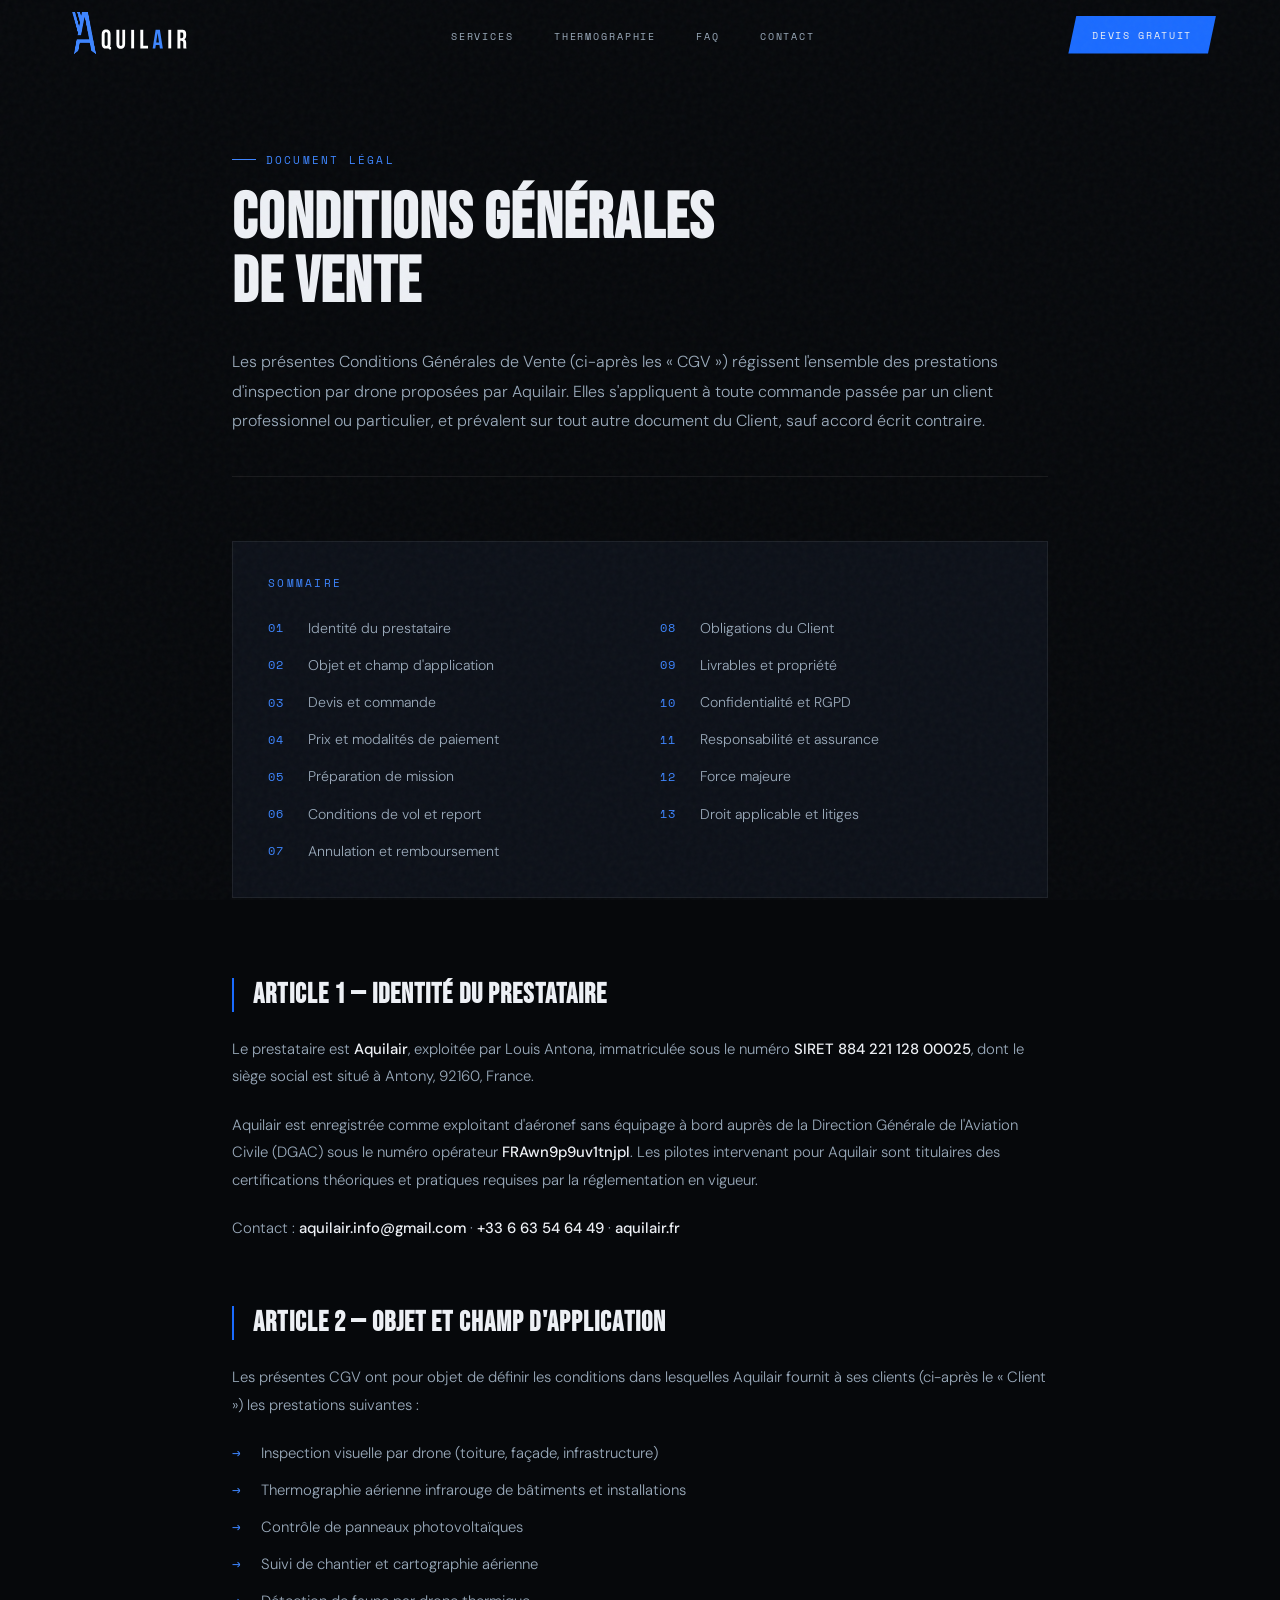
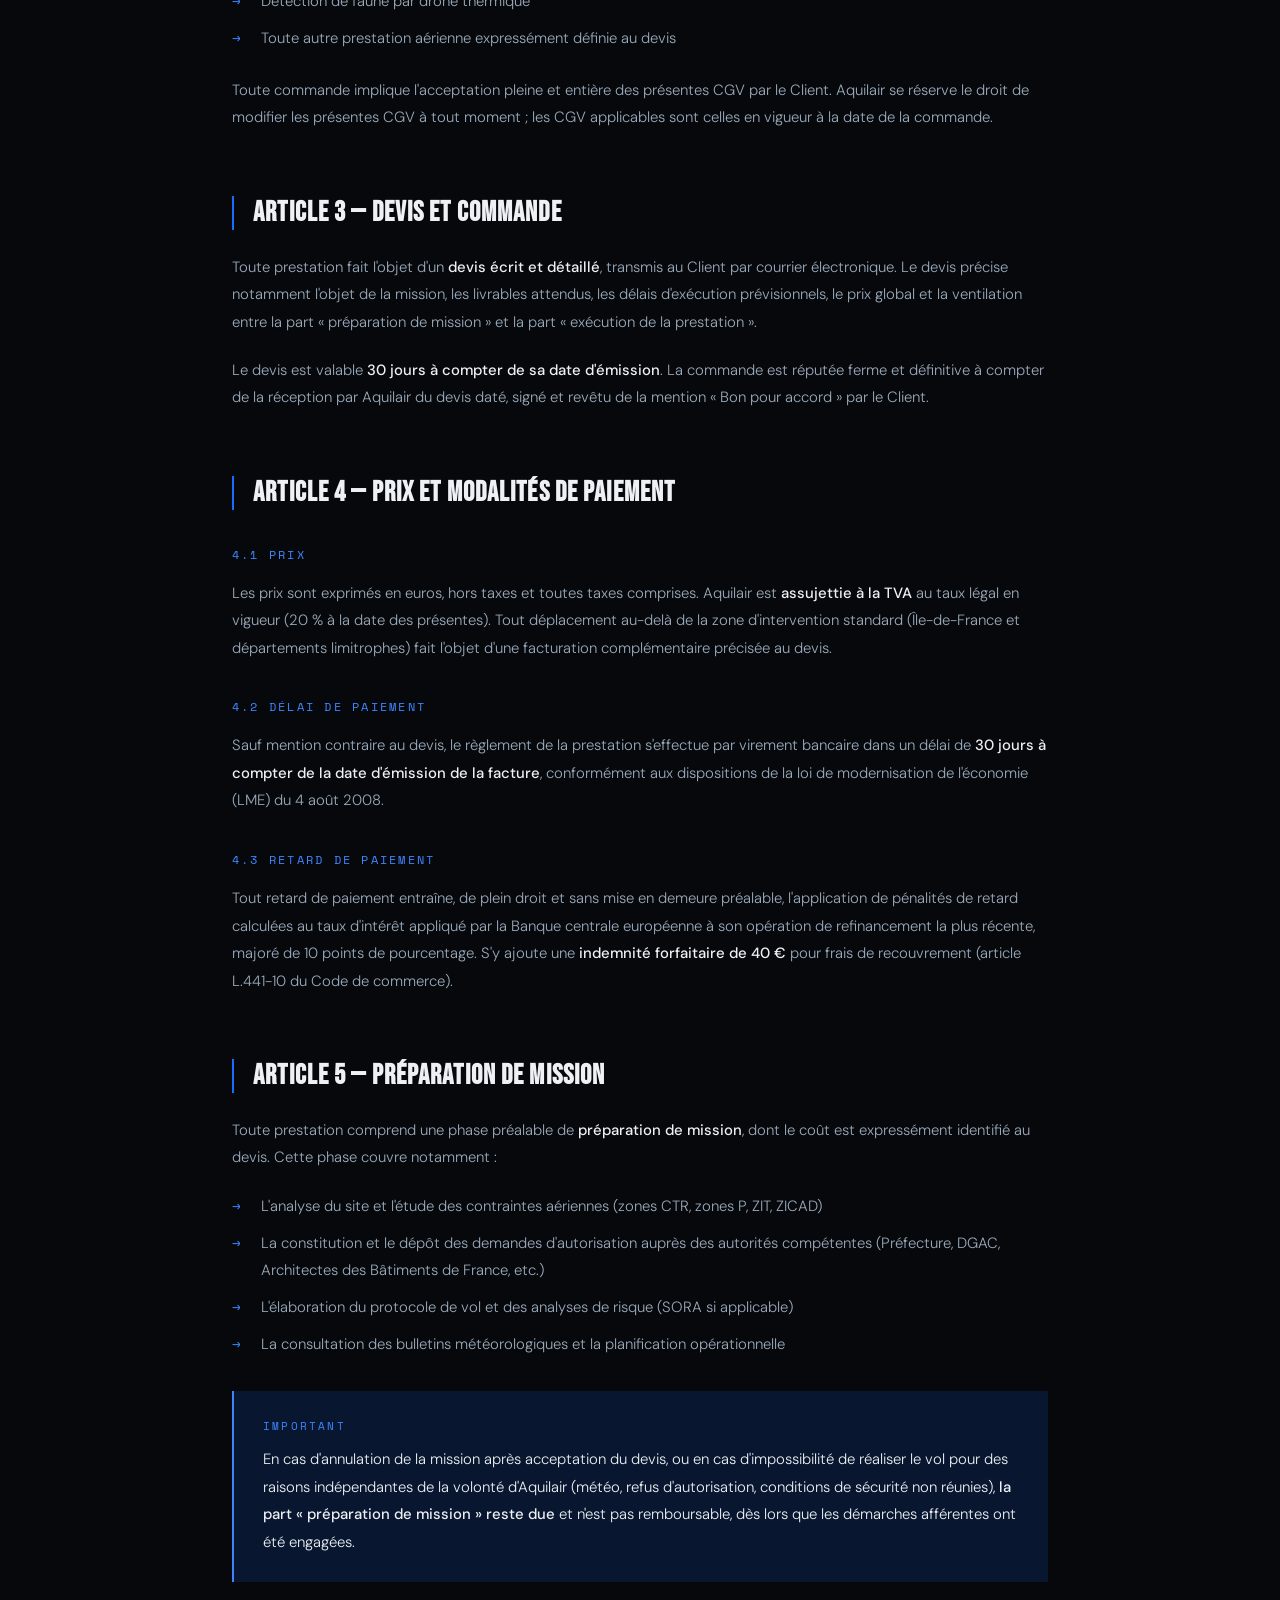
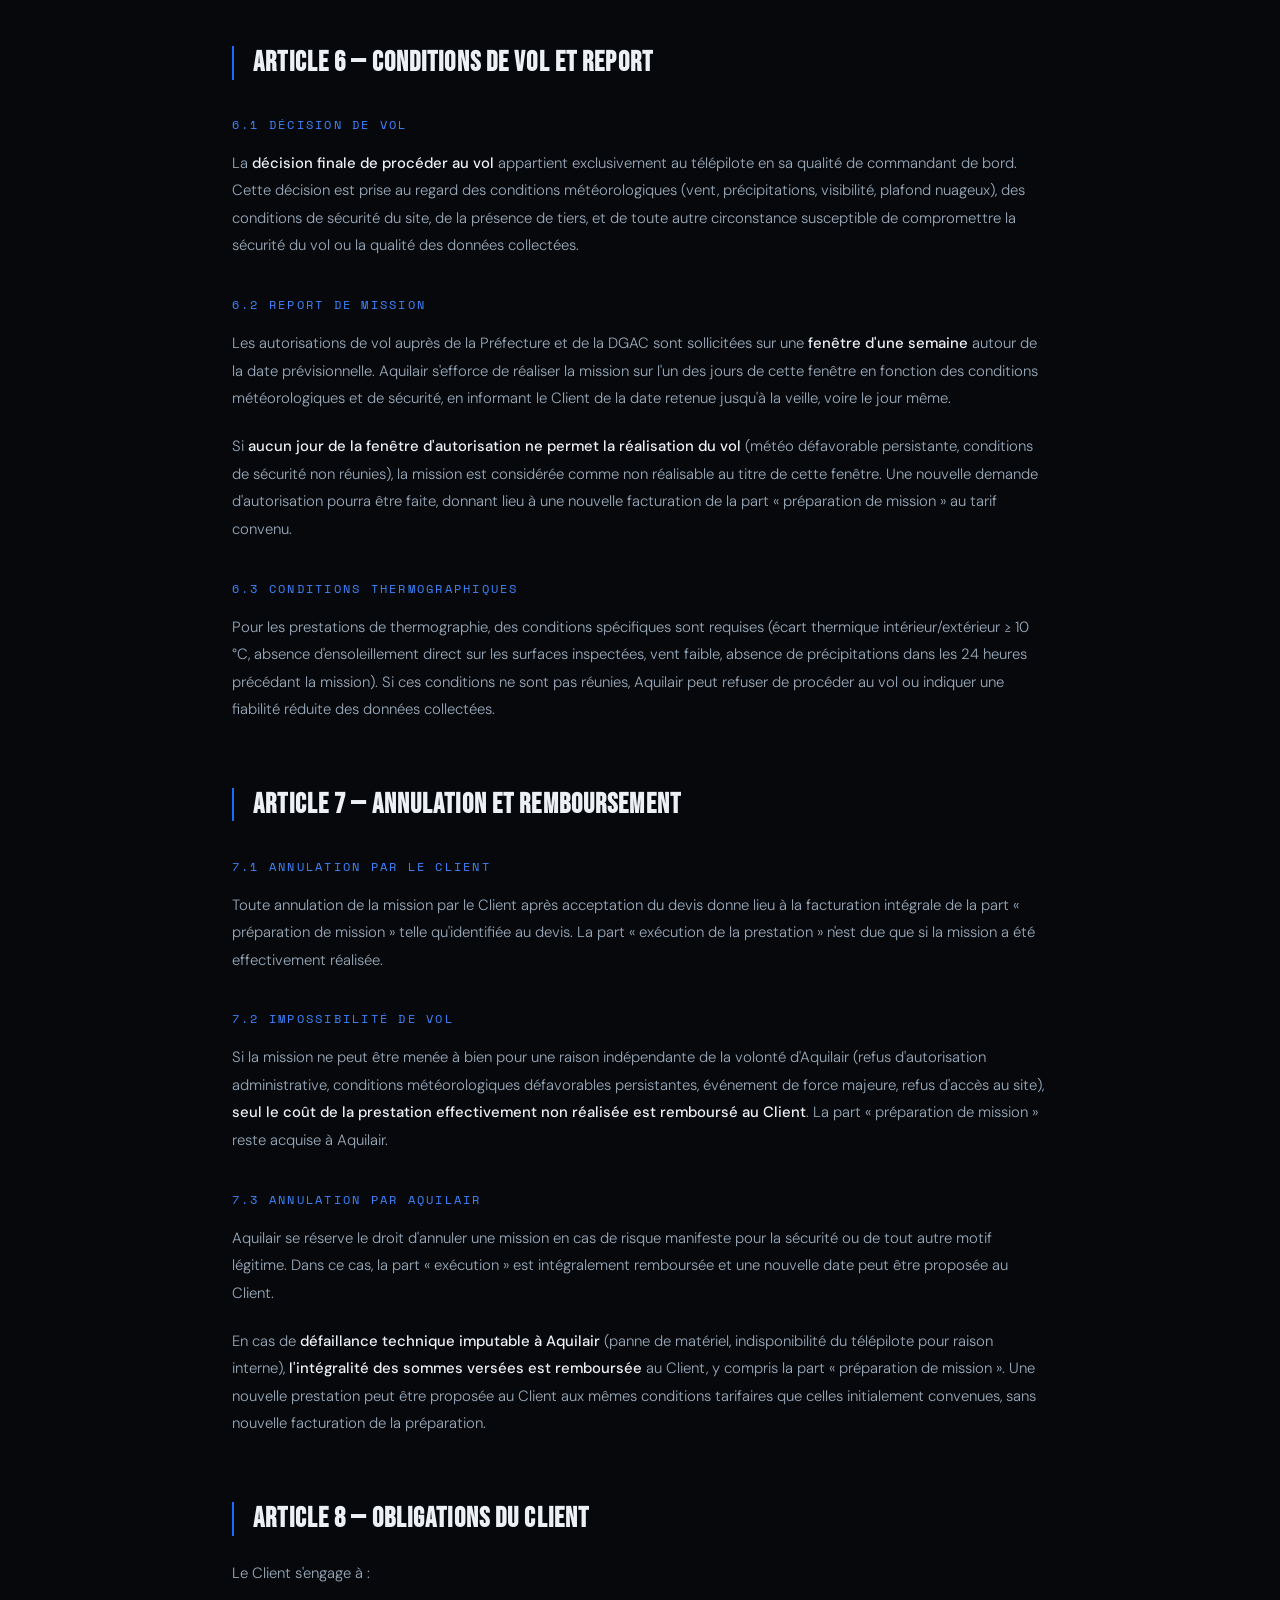
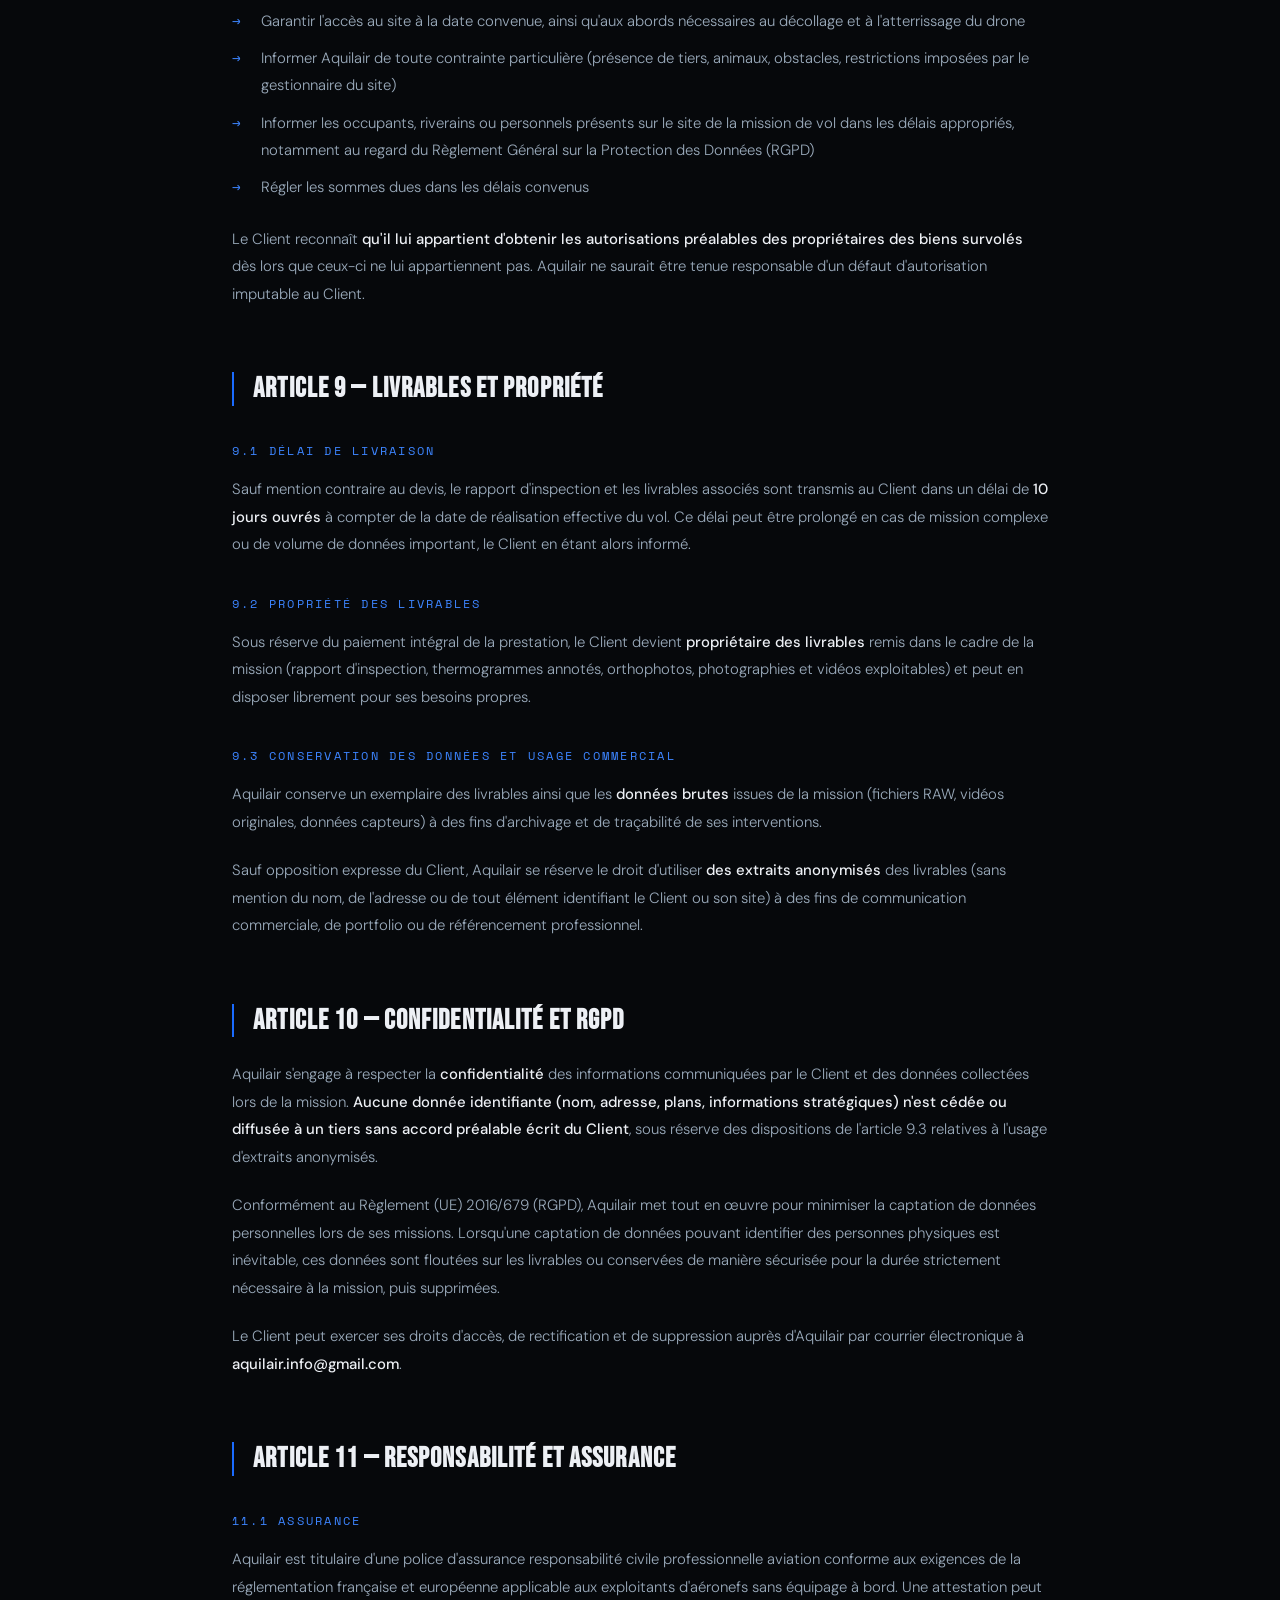
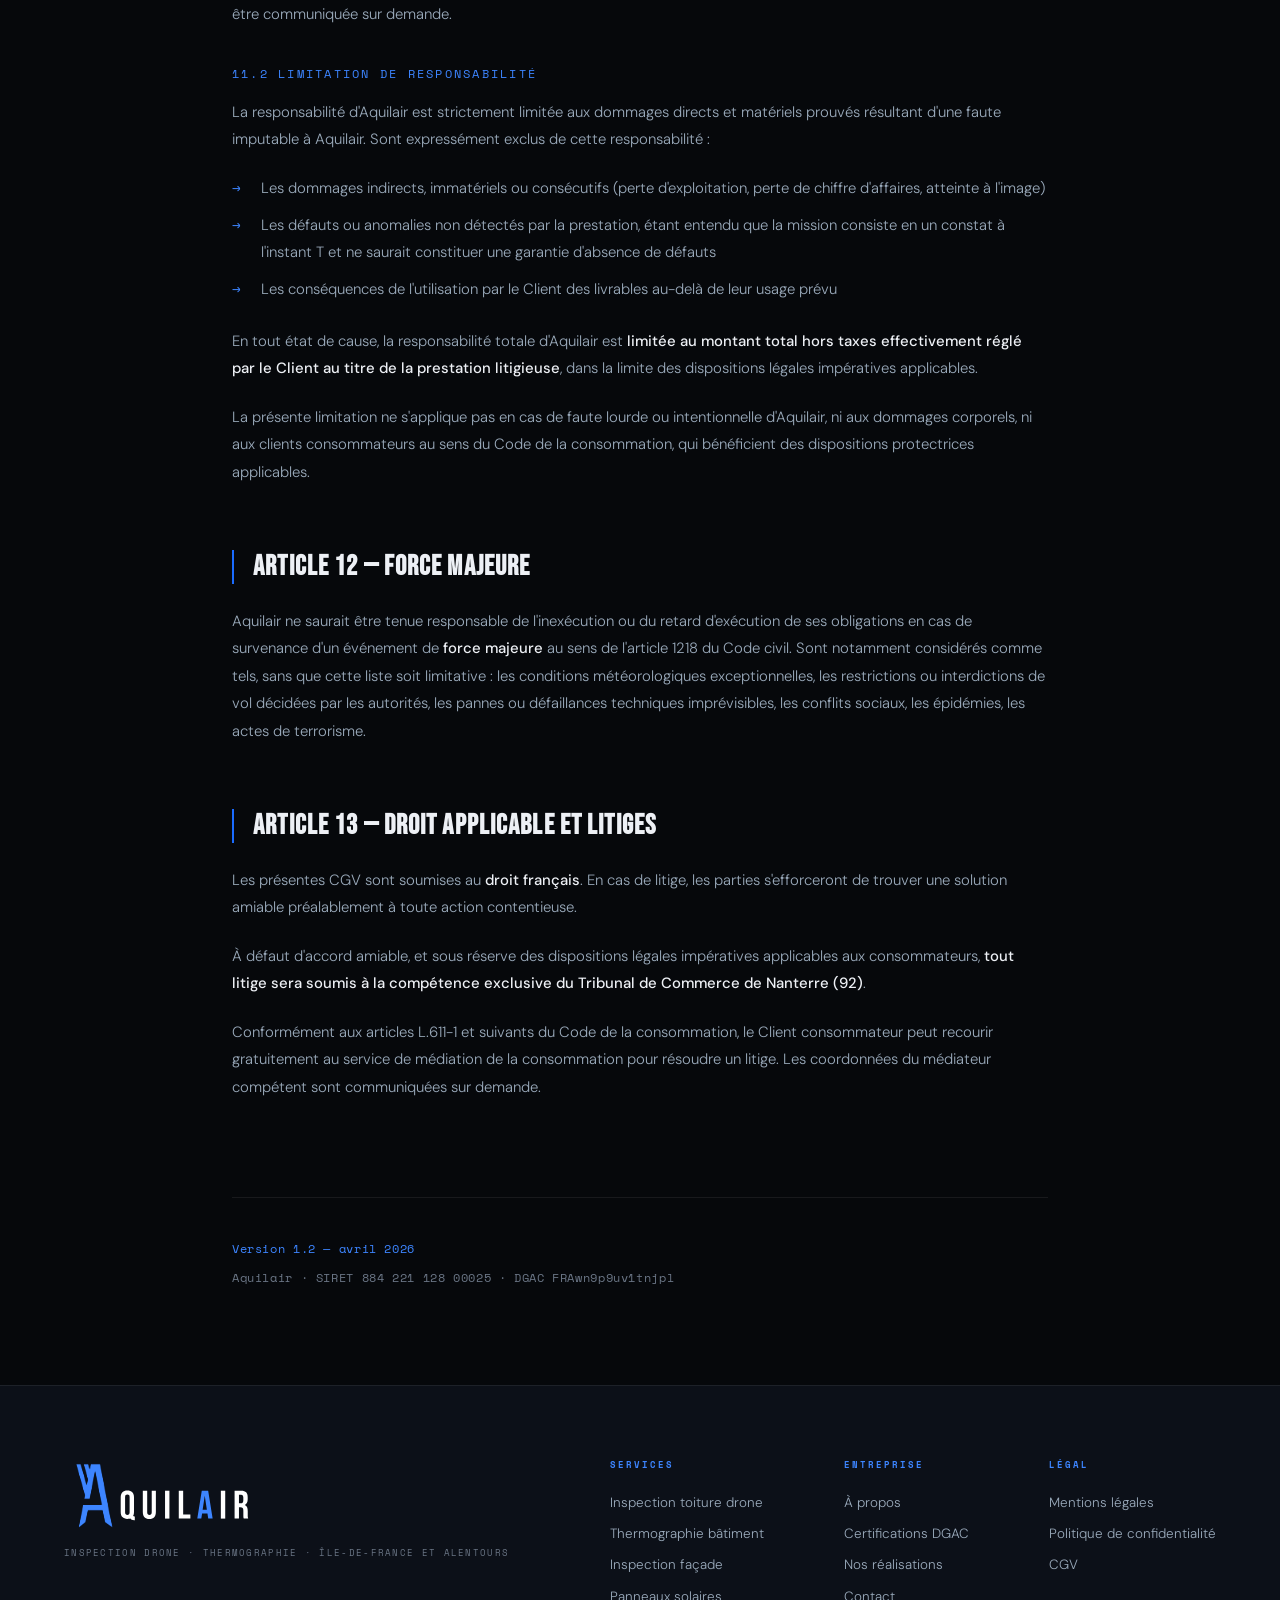
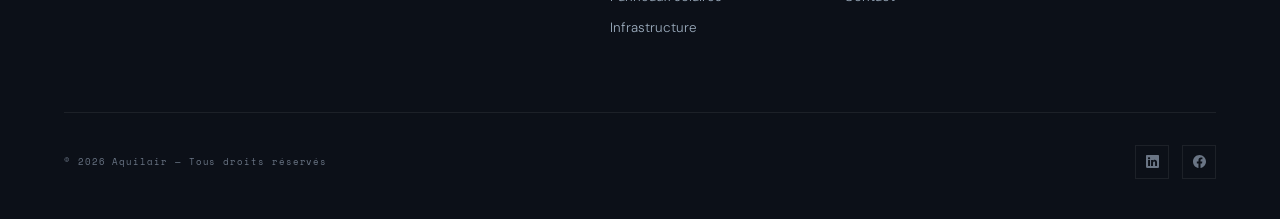
<file: cgv.html>
<!DOCTYPE html>
<html lang="fr">

<head>
  <meta charset="UTF-8">
  <meta name="viewport" content="width=device-width, initial-scale=1.0">
  <title>Conditions Générales de Vente — Aquilair</title>
  <meta name="description"
    content="Conditions générales de vente d'Aquilair, prestations d'inspection par drone et thermographie infrarouge en Île-de-France.">
  <meta name="robots" content="noindex, follow">

  <!-- Favicon -->
  <link rel="icon" href="./assets/ressources/images/favicon.ico" sizes="any">
  <link rel="icon" type="image/png" sizes="32x32" href="./assets/ressources/images/favicon-32x32.png">
  <link rel="icon" type="image/png" sizes="16x16" href="./assets/ressources/images/favicon-16x16.png">
  <link rel="apple-touch-icon" sizes="180x180" href="./assets/ressources/images/apple-touch-icon.png">

  <!-- Stylesheet principal du site -->
  <link rel="stylesheet" href="./assets/css/style.css">

  <!-- Styles spécifiques aux pages légales -->
  <style>
    .legal-page {
      max-width: 880px;
      margin: 0 auto;
      padding: 9rem 2rem 6rem;
    }

    .legal-page .legal-label {
      display: inline-flex;
      align-items: center;
      gap: 0.6rem;
      font-family: var(--font-mono);
      font-size: 0.7rem;
      letter-spacing: 0.2em;
      text-transform: uppercase;
      color: var(--blue-bright);
      margin-bottom: 1.2rem;
    }

    .legal-page .legal-label::before {
      content: '';
      width: 24px;
      height: 1px;
      background: var(--blue-bright);
    }

    .legal-page h1 {
      font-family: var(--font-display);
      font-size: clamp(2.5rem, 5vw, 4rem);
      line-height: 1;
      letter-spacing: 0.02em;
      color: var(--white);
      margin-bottom: 2rem;
    }

    .legal-page .lead {
      color: var(--grey-2);
      font-size: 1rem;
      line-height: 1.85;
      margin-bottom: 4rem;
      padding-bottom: 2.5rem;
      border-bottom: 1px solid var(--border);
    }

    .legal-page .toc {
      background: var(--dark);
      border: 1px solid var(--border);
      padding: 2rem 2.2rem;
      margin-bottom: 5rem;
    }

    .legal-page .toc-label {
      font-family: var(--font-mono);
      font-size: 0.7rem;
      letter-spacing: 0.2em;
      text-transform: uppercase;
      color: var(--blue-bright);
      margin-bottom: 1.5rem;
    }

    .legal-page .toc ol {
      counter-reset: toc;
      list-style: none;
      padding: 0;
      margin: 0;
      column-count: 2;
      column-gap: 2.5rem;
    }

    .legal-page .toc ol li {
      counter-increment: toc;
      padding-left: 2.5rem;
      margin-bottom: 0.6rem;
      position: relative;
      break-inside: avoid;
    }

    .legal-page .toc ol li::before {
      content: counter(toc, decimal-leading-zero);
      position: absolute;
      left: 0;
      top: 0.15rem;
      color: var(--blue-bright);
      font-family: var(--font-mono);
      font-size: 0.72rem;
      letter-spacing: 0.05em;
    }

    .legal-page .toc a {
      color: var(--grey-2);
      text-decoration: none;
      font-size: 0.88rem;
      line-height: 1.5;
      transition: color 0.2s;
    }

    .legal-page .toc a:hover { color: var(--blue-bright); }

    .legal-page h2 {
      font-family: var(--font-display);
      font-size: 1.75rem;
      letter-spacing: 0.04em;
      color: var(--white);
      margin: 4rem 0 1.5rem;
      padding-left: 1.2rem;
      border-left: 2px solid var(--blue);
      line-height: 1.2;
    }

    .legal-page h2:first-of-type { margin-top: 0; }

    .legal-page h3 {
      font-family: var(--font-mono);
      font-weight: 400;
      font-size: 0.78rem;
      letter-spacing: 0.18em;
      text-transform: uppercase;
      color: var(--blue-bright);
      margin: 2.2rem 0 1rem;
    }

    .legal-page p,
    .legal-page li {
      color: var(--grey-2);
      font-size: 0.93rem;
      line-height: 1.85;
    }

    .legal-page p { margin-bottom: 1.3rem; }

    .legal-page strong {
      color: var(--white);
      font-weight: 500;
    }

    .legal-page ul {
      list-style: none;
      padding-left: 0;
      margin: 0 0 1.5rem;
    }

    .legal-page ul li {
      position: relative;
      padding-left: 1.8rem;
      margin-bottom: 0.6rem;
    }

    .legal-page ul li::before {
      content: '→';
      position: absolute;
      left: 0;
      top: 0;
      color: var(--blue-bright);
      font-family: var(--font-mono);
      font-size: 0.9rem;
    }

    .legal-page .highlight-box {
      background: var(--blue-dim);
      border-left: 2px solid var(--blue-bright);
      padding: 1.6rem 1.8rem;
      margin: 2rem 0;
    }

    .legal-page .highlight-box::before {
      content: 'Important';
      display: block;
      font-family: var(--font-mono);
      font-size: 0.7rem;
      letter-spacing: 0.2em;
      text-transform: uppercase;
      color: var(--blue-bright);
      margin-bottom: 0.8rem;
    }

    .legal-page .highlight-box p:last-child { margin-bottom: 0; }
    .legal-page .highlight-box p { color: var(--white); }

    .legal-page .doc-footer {
      margin-top: 6rem;
      padding-top: 2.5rem;
      border-top: 1px solid var(--border);
      font-family: var(--font-mono);
      font-size: 0.78rem;
      color: var(--grey);
      letter-spacing: 0.05em;
      line-height: 1.8;
    }

    .legal-page .doc-footer span { display: block; }

    .legal-page .doc-footer .doc-version {
      color: var(--blue-bright);
      margin-bottom: 0.4rem;
    }

    @media (max-width: 768px) {
      .legal-page { padding: 7rem 1.2rem 4rem; }
      .legal-page .toc { padding: 1.5rem; }
      .legal-page .toc ol { column-count: 1; }
      .legal-page h2 { font-size: 1.5rem; margin-top: 3rem; }
    }
  </style>
</head>

<body>

  <!-- ══ NAV ═══════════════════════════════════════════════════ -->
  <nav class="nav" role="navigation" aria-label="Navigation principale">
    <a href="/" class="nav-logo" aria-label="Aquilair — Retour à l'accueil">
      <picture>
        <source srcset="./assets/ressources/images/logo_complet.svg" type="image/svg+xml">
        <img src="./assets/ressources/images/logo_complet.png"
          alt="Logo Aquilair — Inspection drone Île-de-France"
          width="100" height="50">
      </picture>
    </a>
    <ul class="nav-links" role="list">
      <li><a href="/#services">Services</a></li>
      <li><a href="/#thermographie">Thermographie</a></li>
      <li><a href="/#faq">FAQ</a></li>
      <li><a href="/#contact">Contact</a></li>
    </ul>
    <a href="/#contact" class="nav-cta">Devis gratuit</a>
  </nav>

  <!-- ══ CGV ═══════════════════════════════════════════════════ -->
  <main class="legal-page">

    <div class="legal-label">Document légal</div>
    <h1>CONDITIONS GÉNÉRALES<br>DE VENTE</h1>

    <p class="lead">
      Les présentes Conditions Générales de Vente (ci-après les « CGV ») régissent l'ensemble des prestations d'inspection par drone proposées par Aquilair. Elles s'appliquent à toute commande passée par un client professionnel ou particulier, et prévalent sur tout autre document du Client, sauf accord écrit contraire.
    </p>

    <nav class="toc" aria-label="Sommaire des CGV">
      <div class="toc-label">Sommaire</div>
      <ol>
        <li><a href="#article-1">Identité du prestataire</a></li>
        <li><a href="#article-2">Objet et champ d'application</a></li>
        <li><a href="#article-3">Devis et commande</a></li>
        <li><a href="#article-4">Prix et modalités de paiement</a></li>
        <li><a href="#article-5">Préparation de mission</a></li>
        <li><a href="#article-6">Conditions de vol et report</a></li>
        <li><a href="#article-7">Annulation et remboursement</a></li>
        <li><a href="#article-8">Obligations du Client</a></li>
        <li><a href="#article-9">Livrables et propriété</a></li>
        <li><a href="#article-10">Confidentialité et RGPD</a></li>
        <li><a href="#article-11">Responsabilité et assurance</a></li>
        <li><a href="#article-12">Force majeure</a></li>
        <li><a href="#article-13">Droit applicable et litiges</a></li>
      </ol>
    </nav>

    <h2 id="article-1">Article 1 — Identité du prestataire</h2>
    <p>
      Le prestataire est <strong>Aquilair</strong>, exploitée par Louis Antona, immatriculée sous le numéro <strong>SIRET 884 221 128 00025</strong>, dont le siège social est situé à Antony, 92160, France.
    </p>
    <p>
      Aquilair est enregistrée comme exploitant d'aéronef sans équipage à bord auprès de la Direction Générale de l'Aviation Civile (DGAC) sous le numéro opérateur <strong>FRAwn9p9uv1tnjpl</strong>. Les pilotes intervenant pour Aquilair sont titulaires des certifications théoriques et pratiques requises par la réglementation en vigueur.
    </p>
    <p>
      Contact : <strong>aquilair.info@gmail.com</strong> · <strong>+33 6 63 54 64 49</strong> · <strong>aquilair.fr</strong>
    </p>

    <h2 id="article-2">Article 2 — Objet et champ d'application</h2>
    <p>
      Les présentes CGV ont pour objet de définir les conditions dans lesquelles Aquilair fournit à ses clients (ci-après le « Client ») les prestations suivantes :
    </p>
    <ul>
      <li>Inspection visuelle par drone (toiture, façade, infrastructure)</li>
      <li>Thermographie aérienne infrarouge de bâtiments et installations</li>
      <li>Contrôle de panneaux photovoltaïques</li>
      <li>Suivi de chantier et cartographie aérienne</li>
      <li>Détection de faune par drone thermique</li>
      <li>Toute autre prestation aérienne expressément définie au devis</li>
    </ul>
    <p>
      Toute commande implique l'acceptation pleine et entière des présentes CGV par le Client. Aquilair se réserve le droit de modifier les présentes CGV à tout moment ; les CGV applicables sont celles en vigueur à la date de la commande.
    </p>

    <h2 id="article-3">Article 3 — Devis et commande</h2>
    <p>
      Toute prestation fait l'objet d'un <strong>devis écrit et détaillé</strong>, transmis au Client par courrier électronique. Le devis précise notamment l'objet de la mission, les livrables attendus, les délais d'exécution prévisionnels, le prix global et la ventilation entre la part « préparation de mission » et la part « exécution de la prestation ».
    </p>
    <p>
      Le devis est valable <strong>30 jours à compter de sa date d'émission</strong>. La commande est réputée ferme et définitive à compter de la réception par Aquilair du devis daté, signé et revêtu de la mention « Bon pour accord » par le Client.
    </p>

    <h2 id="article-4">Article 4 — Prix et modalités de paiement</h2>

    <h3>4.1 Prix</h3>
    <p>
      Les prix sont exprimés en euros, hors taxes et toutes taxes comprises. Aquilair est <strong>assujettie à la TVA</strong> au taux légal en vigueur (20 % à la date des présentes). Tout déplacement au-delà de la zone d'intervention standard (Île-de-France et départements limitrophes) fait l'objet d'une facturation complémentaire précisée au devis.
    </p>

    <h3>4.2 Délai de paiement</h3>
    <p>
      Sauf mention contraire au devis, le règlement de la prestation s'effectue par virement bancaire dans un délai de <strong>30 jours à compter de la date d'émission de la facture</strong>, conformément aux dispositions de la loi de modernisation de l'économie (LME) du 4 août 2008.
    </p>

    <h3>4.3 Retard de paiement</h3>
    <p>
      Tout retard de paiement entraîne, de plein droit et sans mise en demeure préalable, l'application de pénalités de retard calculées au taux d'intérêt appliqué par la Banque centrale européenne à son opération de refinancement la plus récente, majoré de 10 points de pourcentage. S'y ajoute une <strong>indemnité forfaitaire de 40 €</strong> pour frais de recouvrement (article L.441-10 du Code de commerce).
    </p>

    <h2 id="article-5">Article 5 — Préparation de mission</h2>
    <p>
      Toute prestation comprend une phase préalable de <strong>préparation de mission</strong>, dont le coût est expressément identifié au devis. Cette phase couvre notamment :
    </p>
    <ul>
      <li>L'analyse du site et l'étude des contraintes aériennes (zones CTR, zones P, ZIT, ZICAD)</li>
      <li>La constitution et le dépôt des demandes d'autorisation auprès des autorités compétentes (Préfecture, DGAC, Architectes des Bâtiments de France, etc.)</li>
      <li>L'élaboration du protocole de vol et des analyses de risque (SORA si applicable)</li>
      <li>La consultation des bulletins météorologiques et la planification opérationnelle</li>
    </ul>

    <div class="highlight-box">
      <p>
        En cas d'annulation de la mission après acceptation du devis, ou en cas d'impossibilité de réaliser le vol pour des raisons indépendantes de la volonté d'Aquilair (météo, refus d'autorisation, conditions de sécurité non réunies), <strong>la part « préparation de mission » reste due</strong> et n'est pas remboursable, dès lors que les démarches afférentes ont été engagées.
      </p>
    </div>

    <h2 id="article-6">Article 6 — Conditions de vol et report</h2>

    <h3>6.1 Décision de vol</h3>
    <p>
      La <strong>décision finale de procéder au vol</strong> appartient exclusivement au télépilote en sa qualité de commandant de bord. Cette décision est prise au regard des conditions météorologiques (vent, précipitations, visibilité, plafond nuageux), des conditions de sécurité du site, de la présence de tiers, et de toute autre circonstance susceptible de compromettre la sécurité du vol ou la qualité des données collectées.
    </p>

    <h3>6.2 Report de mission</h3>
    <p>
      Les autorisations de vol auprès de la Préfecture et de la DGAC sont sollicitées sur une <strong>fenêtre d'une semaine</strong> autour de la date prévisionnelle. Aquilair s'efforce de réaliser la mission sur l'un des jours de cette fenêtre en fonction des conditions météorologiques et de sécurité, en informant le Client de la date retenue jusqu'à la veille, voire le jour même.
    </p>
    <p>
      Si <strong>aucun jour de la fenêtre d'autorisation ne permet la réalisation du vol</strong> (météo défavorable persistante, conditions de sécurité non réunies), la mission est considérée comme non réalisable au titre de cette fenêtre. Une nouvelle demande d'autorisation pourra être faite, donnant lieu à une nouvelle facturation de la part « préparation de mission » au tarif convenu.
    </p>

    <h3>6.3 Conditions thermographiques</h3>
    <p>
      Pour les prestations de thermographie, des conditions spécifiques sont requises (écart thermique intérieur/extérieur ≥ 10 °C, absence d'ensoleillement direct sur les surfaces inspectées, vent faible, absence de précipitations dans les 24 heures précédant la mission). Si ces conditions ne sont pas réunies, Aquilair peut refuser de procéder au vol ou indiquer une fiabilité réduite des données collectées.
    </p>

    <h2 id="article-7">Article 7 — Annulation et remboursement</h2>

    <h3>7.1 Annulation par le Client</h3>
    <p>
      Toute annulation de la mission par le Client après acceptation du devis donne lieu à la facturation intégrale de la part « préparation de mission » telle qu'identifiée au devis. La part « exécution de la prestation » n'est due que si la mission a été effectivement réalisée.
    </p>

    <h3>7.2 Impossibilité de vol</h3>
    <p>
      Si la mission ne peut être menée à bien pour une raison indépendante de la volonté d'Aquilair (refus d'autorisation administrative, conditions météorologiques défavorables persistantes, événement de force majeure, refus d'accès au site), <strong>seul le coût de la prestation effectivement non réalisée est remboursé au Client</strong>. La part « préparation de mission » reste acquise à Aquilair.
    </p>

    <h3>7.3 Annulation par Aquilair</h3>
    <p>
      Aquilair se réserve le droit d'annuler une mission en cas de risque manifeste pour la sécurité ou de tout autre motif légitime. Dans ce cas, la part « exécution » est intégralement remboursée et une nouvelle date peut être proposée au Client.
    </p>
    <p>
      En cas de <strong>défaillance technique imputable à Aquilair</strong> (panne de matériel, indisponibilité du télépilote pour raison interne), <strong>l'intégralité des sommes versées est remboursée</strong> au Client, y compris la part « préparation de mission ». Une nouvelle prestation peut être proposée au Client aux mêmes conditions tarifaires que celles initialement convenues, sans nouvelle facturation de la préparation.
    </p>

    <h2 id="article-8">Article 8 — Obligations du Client</h2>
    <p>Le Client s'engage à :</p>
    <ul>
      <li>Garantir l'accès au site à la date convenue, ainsi qu'aux abords nécessaires au décollage et à l'atterrissage du drone</li>
      <li>Informer Aquilair de toute contrainte particulière (présence de tiers, animaux, obstacles, restrictions imposées par le gestionnaire du site)</li>
      <li>Informer les occupants, riverains ou personnels présents sur le site de la mission de vol dans les délais appropriés, notamment au regard du Règlement Général sur la Protection des Données (RGPD)</li>
      <li>Régler les sommes dues dans les délais convenus</li>
    </ul>
    <p>
      Le Client reconnaît <strong>qu'il lui appartient d'obtenir les autorisations préalables des propriétaires des biens survolés</strong> dès lors que ceux-ci ne lui appartiennent pas. Aquilair ne saurait être tenue responsable d'un défaut d'autorisation imputable au Client.
    </p>

    <h2 id="article-9">Article 9 — Livrables et propriété</h2>

    <h3>9.1 Délai de livraison</h3>
    <p>
      Sauf mention contraire au devis, le rapport d'inspection et les livrables associés sont transmis au Client dans un délai de <strong>10 jours ouvrés</strong> à compter de la date de réalisation effective du vol. Ce délai peut être prolongé en cas de mission complexe ou de volume de données important, le Client en étant alors informé.
    </p>

    <h3>9.2 Propriété des livrables</h3>
    <p>
      Sous réserve du paiement intégral de la prestation, le Client devient <strong>propriétaire des livrables</strong> remis dans le cadre de la mission (rapport d'inspection, thermogrammes annotés, orthophotos, photographies et vidéos exploitables) et peut en disposer librement pour ses besoins propres.
    </p>

    <h3>9.3 Conservation des données et usage commercial</h3>
    <p>
    Aquilair conserve un exemplaire des livrables ainsi que les <strong>données brutes</strong> issues de la mission (fichiers RAW, vidéos originales, données capteurs) à des fins d'archivage et de traçabilité de ses interventions.
    </p>
    <p>
    Sauf opposition expresse du Client, Aquilair se réserve le droit d'utiliser <strong>des extraits anonymisés</strong> des livrables (sans mention du nom, de l'adresse ou de tout élément identifiant le Client ou son site) à des fins de communication commerciale, de portfolio ou de référencement professionnel.
    </p>

    <h2 id="article-10">Article 10 — Confidentialité et RGPD</h2>
    <p>
    Aquilair s'engage à respecter la <strong>confidentialité</strong> des informations communiquées par le Client et des données collectées lors de la mission. <strong>Aucune donnée identifiante (nom, adresse, plans, informations stratégiques) n'est cédée ou diffusée à un tiers sans accord préalable écrit du Client</strong>, sous réserve des dispositions de l'article 9.3 relatives à l'usage d'extraits anonymisés.
    </p>
    <p>
    Conformément au Règlement (UE) 2016/679 (RGPD), Aquilair met tout en œuvre pour minimiser la captation de données personnelles lors de ses missions. Lorsqu'une captation de données pouvant identifier des personnes physiques est inévitable, ces données sont floutées sur les livrables ou conservées de manière sécurisée pour la durée strictement nécessaire à la mission, puis supprimées.
    </p>
<p>
  Le Client peut exercer ses droits d'accès, de rectification et de suppression auprès d'Aquilair par courrier électronique à <strong>aquilair.info@gmail.com</strong>.
</p>

    <h2 id="article-11">Article 11 — Responsabilité et assurance</h2>

    <h3>11.1 Assurance</h3>
    <p>
      Aquilair est titulaire d'une police d'assurance responsabilité civile professionnelle aviation conforme aux exigences de la réglementation française et européenne applicable aux exploitants d'aéronefs sans équipage à bord. Une attestation peut être communiquée sur demande.
    </p>

    <h3>11.2 Limitation de responsabilité</h3>
    <p>
      La responsabilité d'Aquilair est strictement limitée aux dommages directs et matériels prouvés résultant d'une faute imputable à Aquilair. Sont expressément exclus de cette responsabilité :
    </p>
    <ul>
      <li>Les dommages indirects, immatériels ou consécutifs (perte d'exploitation, perte de chiffre d'affaires, atteinte à l'image)</li>
      <li>Les défauts ou anomalies non détectés par la prestation, étant entendu que la mission consiste en un constat à l'instant T et ne saurait constituer une garantie d'absence de défauts</li>
      <li>Les conséquences de l'utilisation par le Client des livrables au-delà de leur usage prévu</li>
    </ul>
    <p>
      En tout état de cause, la responsabilité totale d'Aquilair est <strong>limitée au montant total hors taxes effectivement réglé par le Client au titre de la prestation litigieuse</strong>, dans la limite des dispositions légales impératives applicables.
    </p>
    <p>
    La présente limitation ne s'applique pas en cas de faute lourde ou intentionnelle d'Aquilair, ni aux dommages corporels, ni aux clients consommateurs au sens du Code de la consommation, qui bénéficient des dispositions protectrices applicables.
    </p>

    <h2 id="article-12">Article 12 — Force majeure</h2>
    <p>
      Aquilair ne saurait être tenue responsable de l'inexécution ou du retard d'exécution de ses obligations en cas de survenance d'un événement de <strong>force majeure</strong> au sens de l'article 1218 du Code civil. Sont notamment considérés comme tels, sans que cette liste soit limitative : les conditions météorologiques exceptionnelles, les restrictions ou interdictions de vol décidées par les autorités, les pannes ou défaillances techniques imprévisibles, les conflits sociaux, les épidémies, les actes de terrorisme.
    </p>

    <h2 id="article-13">Article 13 — Droit applicable et litiges</h2>
    <p>
      Les présentes CGV sont soumises au <strong>droit français</strong>. En cas de litige, les parties s'efforceront de trouver une solution amiable préalablement à toute action contentieuse.
    </p>
    <p>
      À défaut d'accord amiable, et sous réserve des dispositions légales impératives applicables aux consommateurs, <strong>tout litige sera soumis à la compétence exclusive du Tribunal de Commerce de Nanterre (92)</strong>.
    </p>
    <p>
      Conformément aux articles L.611-1 et suivants du Code de la consommation, le Client consommateur peut recourir gratuitement au service de médiation de la consommation pour résoudre un litige. Les coordonnées du médiateur compétent sont communiquées sur demande.
    </p>

    <div class="doc-footer">
      <span class="doc-version">Version 1.2 — avril 2026</span>
      <span>Aquilair · SIRET 884 221 128 00025 · DGAC FRAwn9p9uv1tnjpl</span>
    </div>

  </main>

  <!-- ══ FOOTER ════════════════════════════════════════════════ -->
  <footer role="contentinfo">
    <div class="footer-top">
      <div>
        <a href="/" class="footer-brand" aria-label="Aquilair — Retour à l'accueil">
          <picture>
            <source srcset="./assets/ressources/images/logo_complet.svg" type="image/svg+xml">
            <img src="./assets/ressources/images/logo_complet.png"
              alt="Logo Aquilair — Inspection drone Île-de-France"
              width="120" height="60">
          </picture>
        </a>
        <div class="footer-tagline">Inspection drone · Thermographie · Île-de-France et alentours</div>
      </div>
      <nav class="footer-cols" aria-label="Liens de pied de page">
        <div class="footer-col">
          <h5>Services</h5>
          <ul role="list">
            <li><a href="/#services">Inspection toiture drone</a></li>
            <li><a href="/#thermographie">Thermographie bâtiment</a></li>
            <li><a href="/#services">Inspection façade</a></li>
            <li><a href="/#services">Panneaux solaires</a></li>
            <li><a href="/#services">Infrastructure</a></li>
          </ul>
        </div>
        <div class="footer-col">
          <h5>Entreprise</h5>
          <ul role="list">
            <li><a href="/#">À propos</a></li>
            <li><a href="/#">Certifications DGAC</a></li>
            <li><a href="/#">Nos réalisations</a></li>
            <li><a href="/#contact">Contact</a></li>
          </ul>
        </div>
        <div class="footer-col">
          <h5>Légal</h5>
          <ul role="list">
            <li><a href="#">Mentions légales</a></li>
            <li><a href="#">Politique de confidentialité</a></li>
            <li><a href="/cgv.html">CGV</a></li>
          </ul>
        </div>
      </nav>
    </div>
    <div class="footer-bottom">
      <span class="footer-copy">© 2026 Aquilair — Tous droits réservés</span>
      <div class="footer-social">
        <a href="https://www.linkedin.com/company/aquilair-drone" class="social-link"
          aria-label="Aquilair sur LinkedIn" target="_blank" rel="noopener noreferrer">
          <svg viewBox="0 0 16 16" fill="currentColor" aria-hidden="true">
            <path d="M0 1.146C0 .513.526 0 1.175 0h13.65C15.474 0 16 .513 16 1.146v13.708c0 .633-.526 1.146-1.175 1.146H1.175C.526 16 0 15.487 0 14.854V1.146zm4.943 12.248V6.169H2.542v7.225h2.401zm-1.2-8.212c.837 0 1.358-.554 1.358-1.248-.015-.709-.52-1.248-1.342-1.248-.822 0-1.359.54-1.359 1.248 0 .694.521 1.248 1.327 1.248h.016zm4.908 8.212V9.359c0-.216.016-.432.08-.586.173-.431.568-.878 1.232-.878.869 0 1.216.662 1.216 1.634v3.865h2.401V9.25c0-2.22-1.184-3.252-2.764-3.252-1.274 0-1.845.7-2.165 1.193v.025h-.016a5.54 5.54 0 0 1 .016-.025V6.169h-2.4c.03.678 0 7.225 0 7.225h2.4z" />
          </svg>
        </a>
        <a href="https://www.facebook.com/profile.php?id=61583037834172" class="social-link"
          aria-label="Aquilair sur Facebook" target="_blank" rel="noopener noreferrer">
          <svg viewBox="0 0 16 16" fill="currentColor" aria-hidden="true">
            <path d="M16 8.049c0-4.446-3.582-8.05-8-8.05C3.58 0-.002 3.603-.002 8.05c0 4.017 2.926 7.347 6.75 7.951v-5.625h-2.03V8.05H6.75V6.275c0-2.017 1.195-3.131 3.022-3.131.876 0 1.791.157 1.791.157v1.98h-1.009c-.993 0-1.303.621-1.303 1.258v1.51h2.218l-.354 2.326H9.25V16c3.824-.604 6.75-3.934 6.75-7.951z" />
          </svg>
        </a>
      </div>
    </div>
  </footer>

</body>

</html>
</file>
<file: assets/css/style.css>
/* ============================================================
   AQUILAIR — style.css
   ============================================================ */

@import url('https://fonts.googleapis.com/css2?family=Bebas+Neue&family=DM+Sans:ital,opsz,wght@0,9..40,300;0,9..40,400;0,9..40,500;1,9..40,300&family=Space+Mono:wght@400;700&display=swap');

/* ── RESET & BASE ─────────────────────────────────────────── */
*, *::before, *::after { box-sizing: border-box; margin: 0; padding: 0; }
html { scroll-behavior: smooth; }

:root {
  --black:       #06080B;
  --dark:        #0C1018;
  --panel:       #101820;
  --panel-2:     #141C26;
  --border:      rgba(255, 255, 255, 0.07);
  --border-2:    rgba(255, 255, 255, 0.12);

  --blue:        #1A6BFF;
  --blue-bright: #3D85FF;
  --blue-dim:    rgba(26, 107, 255, 0.15);
  --blue-glow:   rgba(26, 107, 255, 0.35);

  --white:       #EDF0F5;
  --grey:        #6A7585;
  --grey-2:      #9AAABB;

  --font-display: 'Bebas Neue', sans-serif;
  --font-body:    'DM Sans', sans-serif;
  --font-mono:    'Space Mono', monospace;
}

body {
  background: var(--black);
  color: var(--white);
  font-family: var(--font-body);
  font-weight: 300;
  overflow-x: hidden;
  cursor: default;
}

/* Grain overlay */
body::after {
  content: '';
  position: fixed;
  inset: 0;
  background-image: url("data:image/svg+xml,%3Csvg viewBox='0 0 200 200' xmlns='http://www.w3.org/2000/svg'%3E%3Cfilter id='n'%3E%3CfeTurbulence type='fractalNoise' baseFrequency='0.85' numOctaves='4' stitchTiles='stitch'/%3E%3C/filter%3E%3Crect width='100%25' height='100%25' filter='url(%23n)' opacity='0.035'/%3E%3C/svg%3E");
  pointer-events: none;
  z-index: 9999;
}

/* Scrollbar */
::-webkit-scrollbar { width: 3px; }
::-webkit-scrollbar-track { background: var(--dark); }
::-webkit-scrollbar-thumb { background: var(--blue); }


/* ── NAV ──────────────────────────────────────────────────── */
.nav {
  position: fixed;
  top: 0; left: 0; right: 0;
  z-index: 200;
  height: 70px;
  padding: 0 5vw;
  display: flex;
  align-items: center;
  justify-content: space-between;
  transition: background 0.4s, backdrop-filter 0.4s, border-color 0.4s;
  border-bottom: 1px solid transparent;
}

.nav.scrolled {
  background: rgba(6, 8, 11, 0.96);
  backdrop-filter: blur(16px);
  -webkit-backdrop-filter: blur(16px);
  border-bottom-color: var(--border);
}

.nav-logo {
  text-decoration: none;
  line-height: 1;
  display: flex;
  align-items: center;
}
.nav-logo img {
  height: 50px;
  width: auto;
}

.nav-links {
  display: flex;
  gap: 2.5rem;
  list-style: none;
}
.nav-links a {
  font-family: var(--font-mono);
  font-size: 0.65rem;
  letter-spacing: 0.18em;
  text-transform: uppercase;
  color: var(--grey-2);
  text-decoration: none;
  transition: color 0.2s;
}
.nav-links a:hover { color: var(--white); }

.nav-cta {
  font-family: var(--font-mono);
  font-size: 0.65rem;
  letter-spacing: 0.16em;
  text-transform: uppercase;
  color: var(--white);
  background: var(--blue);
  padding: 11px 24px;
  text-decoration: none;
  clip-path: polygon(8px 0%, 100% 0%, calc(100% - 8px) 100%, 0% 100%);
  transition: background 0.25s, transform 0.2s;
}
.nav-cta:hover { background: var(--blue-bright); transform: translateY(-1px); }


/* ── HERO ─────────────────────────────────────────────────── */
.hero {
  position: relative;
  height: 100vh;
  min-height: 600px;
  overflow: hidden;
  display: flex;
  flex-direction: column;
  justify-content: flex-end;
  padding: 0 5vw 8vh;
}

/* Video wrapper — fade controlled via JS opacity */
.hero-video-wrap {
  position: absolute;
  inset: 0;
  z-index: 0;
}

.hero-video-wrap video {
  width: 100%;
  height: 100%;
  object-fit: cover;
  object-position: center;
  display: block;
}

/* Dark gradient overlays over video */
.hero-video-wrap::after {
  content: '';
  position: absolute;
  inset: 0;
  background:
    linear-gradient(to top,   rgba(6,8,11,0.95) 0%,  rgba(6,8,11,0.3) 40%, transparent 70%),
    linear-gradient(to right, rgba(6,8,11,0.6)  0%,  transparent 60%),
    linear-gradient(to bottom, rgba(6,8,11,0.5) 0%, transparent 30%);
}

/* Blue accent light — bottom right */
.hero-light {
  position: absolute;
  bottom: -100px;
  right: -100px;
  width: 700px;
  height: 700px;
  background: radial-gradient(circle, rgba(26,107,255,0.18) 0%, transparent 65%);
  pointer-events: none;
  z-index: 1;
}

/* Scan lines effect */
.hero-scanlines {
  position: absolute;
  inset: 0;
  z-index: 2;
  background-image: repeating-linear-gradient(
    0deg,
    transparent,
    transparent 2px,
    rgba(0,0,0,0.03) 2px,
    rgba(0,0,0,0.03) 4px
  );
  pointer-events: none;
}

.hero-content {
  position: relative;
  z-index: 10;
}

.hero-eyebrow {
  display: flex;
  align-items: center;
  gap: 1rem;
  font-family: var(--font-mono);
  font-size: 0.62rem;
  letter-spacing: 0.28em;
  text-transform: uppercase;
  color: var(--blue-bright);
  margin-bottom: 1.8rem;
  opacity: 0;
  animation: fadeUp 0.8s 0.2s ease forwards;
}
.hero-eyebrow::before {
  content: '';
  width: 36px;
  height: 1px;
  background: var(--blue-bright);
}

.hero-title {
  font-family: var(--font-display);
  font-size: clamp(5.5rem, 13vw, 13.5rem);
  line-height: 0.87;
  letter-spacing: 0.015em;
  margin-bottom: 2.5rem;
  opacity: 0;
  animation: fadeUp 0.9s 0.35s ease forwards;
}
.hero-title .outline {
  -webkit-text-stroke: 1px rgba(237,240,245,0.25);
  color: transparent;
  display: block;
}
.hero-title .blue { color: var(--blue-bright); }

.hero-bottom {
  display: flex;
  align-items: flex-end;
  justify-content: space-between;
  gap: 3rem;
  opacity: 0;
  animation: fadeUp 0.9s 0.5s ease forwards;
}

.hero-desc {
  max-width: 400px;
  font-size: 0.92rem;
  line-height: 1.78;
  color: rgba(237,240,245,0.55);
}

.hero-stats {
  display: flex;
  gap: 3.5rem;
  flex-shrink: 0;
}

.stat { text-align: right; }
.stat-num {
  font-family: var(--font-display);
  font-size: 3.2rem;
  line-height: 1;
  color: var(--white);
}
.stat-num sup { font-size: 1.6rem; color: var(--blue-bright); }
.stat-label {
  font-family: var(--font-mono);
  font-size: 0.58rem;
  letter-spacing: 0.2em;
  text-transform: uppercase;
  color: var(--grey);
  margin-top: 5px;
}

/* Scroll indicator */
.hero-scroll {
  position: absolute;
  bottom: 2rem;
  left: 50%;
  transform: translateX(-50%);
  z-index: 10;
  display: flex;
  flex-direction: column;
  align-items: center;
  gap: 8px;
  animation: scrollPulse 2.5s ease-in-out infinite;
}
.hero-scroll span {
  font-family: var(--font-mono);
  font-size: 0.52rem;
  letter-spacing: 0.24em;
  text-transform: uppercase;
  color: var(--grey);
}

@keyframes fadeUp {
  from { opacity: 0; transform: translateY(24px); }
  to   { opacity: 1; transform: translateY(0); }
}
@keyframes scrollPulse {
  0%, 100% { opacity: 0.35; }
  50%       { opacity: 1; }
}


/* ── TICKER ───────────────────────────────────────────────── */
.ticker {
  background: var(--blue);
  padding: 11px 0;
  overflow: hidden;
  white-space: nowrap;
  position: relative;
  z-index: 2;
}
.ticker-track {
  display: inline-flex;
  animation: tickerRoll 30s linear infinite;
}
.ticker-track:hover { animation-play-state: paused; }
.ticker-item {
  font-family: var(--font-display);
  font-size: 0.9rem;
  letter-spacing: 0.22em;
  color: rgba(255,255,255,0.9);
  padding: 0 2.5rem;
}
.ticker-dot { color: rgba(255,255,255,0.35); }

@keyframes tickerRoll {
  from { transform: translateX(0); }
  to   { transform: translateX(-50%); }
}


/* ── SHARED UTILITIES ─────────────────────────────────────── */
section { padding: 8rem 5vw; }

.label {
  display: flex;
  align-items: center;
  gap: 0.8rem;
  font-family: var(--font-mono);
  font-size: 0.62rem;
  letter-spacing: 0.26em;
  text-transform: uppercase;
  color: var(--blue-bright);
  margin-bottom: 1.2rem;
}
.label::before {
  content: '';
  width: 26px;
  height: 1px;
  background: var(--blue-bright);
  flex-shrink: 0;
}

.section-title {
  font-family: var(--font-display);
  font-size: clamp(3rem, 5.5vw, 5.5rem);
  line-height: 0.9;
  letter-spacing: 0.02em;
  margin-bottom: 1.5rem;
}

/* Fade-up scroll reveal */
.reveal {
  opacity: 0;
  transform: translateY(28px);
  transition: opacity 0.7s ease, transform 0.7s ease;
}
.reveal.visible { opacity: 1; transform: translateY(0); }
.reveal:nth-child(2) { transition-delay: 0.1s; }
.reveal:nth-child(3) { transition-delay: 0.2s; }
.reveal:nth-child(4) { transition-delay: 0.3s; }
.reveal:nth-child(5) { transition-delay: 0.4s; }
.reveal:nth-child(6) { transition-delay: 0.5s; }


/* ── SERVICES ─────────────────────────────────────────────── */
.services {
  background: var(--dark);
  border-top: 1px solid var(--border);
  border-bottom: 1px solid var(--border);
}

.services-header {
  display: flex;
  align-items: flex-end;
  justify-content: space-between;
  margin-bottom: 5rem;
  gap: 2rem;
}

.services-intro {
  max-width: 380px;
  font-size: 0.9rem;
  color: var(--grey-2);
  line-height: 1.82;
}

.services-grid {
  display: grid;
  grid-template-columns: repeat(3, 1fr);
  gap: 1px;
  background: var(--border);
}

.service-card {
  background: var(--panel);
  padding: 2.8rem 2.4rem 2.4rem;
  position: relative;
  overflow: hidden;
  transition: background 0.3s;
  cursor: default;
}
.service-card::after {
  content: '';
  position: absolute;
  top: 0; left: 0; right: 0;
  height: 2px;
  background: var(--blue);
  transform: scaleX(0);
  transform-origin: left;
  transition: transform 0.45s cubic-bezier(0.4, 0, 0.2, 1);
}
.service-card:hover { background: var(--panel-2); }
.service-card:hover::after { transform: scaleX(1); }

.service-num {
  font-family: var(--font-display);
  font-size: 4.5rem;
  line-height: 1;
  color: rgba(26,107,255,0.1);
  margin-bottom: 1.2rem;
  transition: color 0.3s;
}
.service-card:hover .service-num { color: rgba(26,107,255,0.18); }

.service-icon {
  width: 42px;
  height: 42px;
  color: var(--blue-bright);
  margin-bottom: 1.4rem;
}

.service-name {
  font-family: var(--font-display);
  font-size: 1.8rem;
  letter-spacing: 0.04em;
  line-height: 1;
  margin-bottom: 0.9rem;
}

.service-desc {
  font-size: 0.86rem;
  color: var(--grey-2);
  line-height: 1.78;
}

.service-arrow {
  position: absolute;
  bottom: 1.8rem;
  right: 1.8rem;
  width: 34px;
  height: 34px;
  border: 1px solid var(--border);
  display: flex;
  align-items: center;
  justify-content: center;
  color: var(--grey);
  transition: all 0.3s;
}
.service-card:hover .service-arrow {
  border-color: var(--blue-bright);
  color: var(--blue-bright);
  transform: translate(2px, -2px);
}

/* ── THERMO VISUAL — comparaison visible / IR ─────────── */
.thermo-visual {
  position: relative;
  aspect-ratio: 1.25 / 1;
  width: 100%;
  border-radius: 4px;
  overflow: hidden;
  border: 1px solid var(--border);
  background: var(--black);
  box-shadow: 0 30px 80px -20px rgba(0,0,0,0.6);
}

.thermo-img {
  position: absolute;
  inset: 0;
  width: 100%;
  height: 100%;
  object-fit: cover;
  display: block;
  will-change: opacity, transform;
}

.thermo-img--visible {
  opacity: 1;
  z-index: 1;
}

.thermo-img--ir {
  opacity: 0;
  z-index: 2;
  /* Cycle 8 secondes : 0% visible → 25% fade vers IR → 50% IR → 75% fade vers visible → 100% visible */
  animation: thermo-cycle 8s ease-in-out infinite;
}

@keyframes thermo-cycle {
  0%, 12% { opacity: 0; transform: scale(1.02); }
  38%, 62% { opacity: 1; transform: scale(1); }
  88%, 100% { opacity: 0; transform: scale(1.02); }
}

/* Badge "Caméra FLIR · IR" en haut à droite */
.thermo-badge {
  position: absolute;
  top: 1rem;
  right: 1rem;
  z-index: 3;
  font-family: var(--font-mono);
  font-size: 0.65rem;
  letter-spacing: 0.18em;
  text-transform: uppercase;
  color: var(--white);
  background: rgba(6, 8, 11, 0.75);
  border: 1px solid var(--blue-dim);
  padding: 0.5rem 0.85rem;
  backdrop-filter: blur(8px);
  -webkit-backdrop-filter: blur(8px);
}

/* Indicateur de mode (visible/IR) en bas à gauche */
.thermo-mode {
  position: absolute;
  bottom: 1rem;
  left: 1rem;
  z-index: 3;
  display: flex;
  align-items: center;
  gap: 0.6rem;
  font-family: var(--font-mono);
  font-size: 0.65rem;
  letter-spacing: 0.15em;
  text-transform: uppercase;
  color: var(--white);
  background: rgba(6, 8, 11, 0.75);
  border: 1px solid var(--border);
  padding: 0.5rem 0.85rem;
  backdrop-filter: blur(8px);
  -webkit-backdrop-filter: blur(8px);
}

.thermo-mode-dot {
  width: 6px;
  height: 6px;
  border-radius: 50%;
  background: var(--blue-bright);
  animation: thermo-mode-blink 8s ease-in-out infinite;
  box-shadow: 0 0 8px var(--blue-glow);
}

.thermo-mode-label {
  position: relative;
}

@keyframes thermo-mode-blink {
  0%, 12% { background: var(--blue-bright); box-shadow: 0 0 8px var(--blue-glow); }
  38%, 62% { background: #FF6B3D; box-shadow: 0 0 12px rgba(255, 107, 61, 0.6); }
  88%, 100% { background: var(--blue-bright); box-shadow: 0 0 8px var(--blue-glow); }
}

/* Léger overlay pour la profondeur */
.thermo-visual::after {
  content: '';
  position: absolute;
  inset: 0;
  z-index: 4;
  pointer-events: none;
  background: linear-gradient(180deg, transparent 70%, rgba(0,0,0,0.25) 100%);
}

/* Respect prefers-reduced-motion */
@media (prefers-reduced-motion: reduce) {
  .thermo-img--ir,
  .thermo-mode-dot,
  .thermo-mode-label::after {
    animation: none;
  }
  .thermo-img--ir { opacity: 0.5; }
}





.thermo {
  background: var(--black);
  position: relative;
  overflow: hidden;
}
.thermo::before {
  content: '';
  position: absolute;
  top: -150px; right: -200px;
  width: 650px; height: 650px;
  background: radial-gradient(circle, rgba(26,107,255,0.07) 0%, transparent 65%);
  pointer-events: none;
}

.thermo-layout {
  display: grid;
  grid-template-columns: 1fr 1fr;
  gap: 7rem;
  align-items: center;
}

.reading-val {
  font-family: var(--font-display);
  font-size: 2.8rem;
  color: #FF5500;
  line-height: 1;
}
.reading-label {
  font-family: var(--font-mono);
  font-size: 0.57rem;
  letter-spacing: 0.16em;
  text-transform: uppercase;
  color: var(--grey);
}

.thermo-features {
  margin-top: 2.8rem;
}
.thermo-feat {
  display: flex;
  gap: 1.4rem;
  padding: 1.4rem 0;
  border-bottom: 1px solid var(--border);
}
.thermo-feat:first-child { border-top: 1px solid var(--border); }

.feat-idx {
  font-family: var(--font-mono);
  font-size: 0.6rem;
  color: var(--blue-bright);
  flex-shrink: 0;
  padding-top: 3px;
}
.feat-body h4 {
  font-weight: 500;
  font-size: 0.92rem;
  margin-bottom: 0.3rem;
}
.feat-body p {
  font-size: 0.83rem;
  color: var(--grey-2);
  line-height: 1.65;
}


/* ── PROCESS ──────────────────────────────────────────────── */
.process {
  background: var(--dark);
  border-top: 1px solid var(--border);
  border-bottom: 1px solid var(--border);
}

.process-header { margin-bottom: 5rem; }

.process-grid {
  display: grid;
  grid-template-columns: repeat(4, 1fr);
  position: relative;
}

.process-line {
  position: absolute;
  top: 1.9rem;
  left: calc(25% / 2);
  right: calc(25% / 2);
  height: 1px;
  background: linear-gradient(to right, var(--blue), var(--border) 70%, transparent);
  pointer-events: none;
}

.step {
  padding: 4.5rem 2.5rem 0;
  position: relative;
}

.step-dot {
  position: absolute;
  top: calc(1.9rem - 4px);
  left: calc(2.5rem);
  width: 8px;
  height: 8px;
  border-radius: 50%;
  background: var(--grey);
}
.step:first-child .step-dot { background: var(--blue); }

.step-idx {
  font-family: var(--font-mono);
  font-size: 0.58rem;
  letter-spacing: 0.22em;
  text-transform: uppercase;
  color: var(--blue-bright);
  margin-bottom: 0.9rem;
}
.step-title {
  font-family: var(--font-display);
  font-size: 1.55rem;
  letter-spacing: 0.04em;
  line-height: 1;
  margin-bottom: 0.8rem;
}
.step-desc {
  font-size: 0.84rem;
  color: var(--grey-2);
  line-height: 1.72;
}


/* ── SECTORS ──────────────────────────────────────────────── */
.sectors { background: var(--black); }

.sectors-header {
  margin-bottom: 4rem;
}

.sectors-grid {
  display: grid;
  grid-template-columns: repeat(4, 1fr);
  gap: 1px;
  background: var(--border);
}

.sector-card {
  background: var(--black);
  padding: 2.5rem 2rem;
  border-top: 2px solid transparent;
  transition: background 0.3s, border-color 0.3s;
}
.sector-card:hover {
  background: var(--panel);
  border-top-color: var(--blue);
}

.sector-icon {
  width: 44px;
  height: 44px;
  border: 1px solid var(--border);
  display: flex;
  align-items: center;
  justify-content: center;
  color: var(--blue-bright);
  margin-bottom: 1.4rem;
  transition: border-color 0.3s;
}
.sector-card:hover .sector-icon { border-color: var(--blue-bright); }

.sector-name {
  font-family: var(--font-display);
  font-size: 1.35rem;
  letter-spacing: 0.04em;
  line-height: 1;
  margin-bottom: 0.5rem;
}
.sector-sub {
  font-size: 0.8rem;
  color: var(--grey);
  line-height: 1.6;
}


/* ── CTA BAND ─────────────────────────────────────────────── */
.cta-band {
  background: var(--blue);
  padding: 5.5rem 5vw;
  position: relative;
  overflow: hidden;
}
.cta-band::before {
  content: 'AQUILAIR';
  position: absolute;
  right: -1rem;
  top: 50%;
  transform: translateY(-50%);
  font-family: var(--font-display);
  font-size: 17rem;
  line-height: 1;
  color: rgba(255,255,255,0.06);
  pointer-events: none;
  white-space: nowrap;
  letter-spacing: 0.05em;
}

.cta-layout {
  position: relative;
  display: flex;
  align-items: center;
  justify-content: space-between;
  gap: 3rem;
}

.cta-title {
  font-family: var(--font-display);
  font-size: clamp(2.5rem, 5vw, 5rem);
  color: #fff;
  line-height: 0.9;
  letter-spacing: 0.02em;
}
.cta-sub {
  color: rgba(255,255,255,0.7);
  font-size: 0.92rem;
  margin-top: 1rem;
  max-width: 380px;
  line-height: 1.65;
}

.cta-actions {
  display: flex;
  gap: 1rem;
  flex-shrink: 0;
}

.btn-white {
  font-family: var(--font-mono);
  font-size: 0.65rem;
  letter-spacing: 0.16em;
  text-transform: uppercase;
  color: var(--blue);
  background: #fff;
  padding: 16px 30px;
  text-decoration: none;
  clip-path: polygon(10px 0%, 100% 0%, calc(100% - 10px) 100%, 0% 100%);
  transition: background 0.22s;
  white-space: nowrap;
}
.btn-white:hover { background: #E8EFFF; }

.btn-outline-white {
  font-family: var(--font-mono);
  font-size: 0.65rem;
  letter-spacing: 0.16em;
  text-transform: uppercase;
  color: #fff;
  background: transparent;
  border: 1.5px solid rgba(255,255,255,0.6);
  padding: 14.5px 28px;
  text-decoration: none;
  transition: border-color 0.22s, background 0.22s;
  white-space: nowrap;
}
.btn-outline-white:hover {
  border-color: #fff;
  background: rgba(255,255,255,0.08);
}


/* ── CERTIFICATIONS ───────────────────────────────────────── */
.certs {
  background: var(--dark);
  border-top: 1px solid var(--border);
  padding: 3.5rem 5vw;
}
.certs-row {
  display: flex;
  align-items: center;
  flex-wrap: wrap;
  gap: 1.5rem;
}
.certs-label {
  font-family: var(--font-mono);
  font-size: 0.58rem;
  letter-spacing: 0.22em;
  text-transform: uppercase;
  color: var(--grey);
  white-space: nowrap;
}
.certs-sep {
  width: 1px;
  height: 32px;
  background: var(--border);
}
.cert-tag {
  font-family: var(--font-mono);
  font-size: 0.7rem;
  letter-spacing: 0.1em;
  color: var(--white);
  border: 1px solid var(--border);
  padding: 7px 14px;
  text-transform: uppercase;
  white-space: nowrap;
  transition: border-color 0.2s;
}
.cert-tag:hover { border-color: var(--blue-bright); }


/* ── FAQ ──────────────────────────────────────────────────── */
.faq {
  background: var(--black);
  border-top: 1px solid var(--border);
  border-bottom: 1px solid var(--border);
  position: relative;
  overflow: hidden;
}
.faq::before {
  content: 'FAQ';
  position: absolute;
  right: -2rem;
  top: 50%;
  transform: translateY(-50%);
  font-family: var(--font-display);
  font-size: 22rem;
  line-height: 1;
  color: rgba(26, 107, 255, 0.04);
  pointer-events: none;
  white-space: nowrap;
  letter-spacing: 0.05em;
}
.faq-header {
  display: flex;
  align-items: flex-end;
  justify-content: space-between;
  gap: 3rem;
  margin-bottom: 5rem;
}
.faq-header-sub {
  max-width: 340px;
  font-size: 0.88rem;
  color: var(--grey-2);
  line-height: 1.75;
  flex-shrink: 0;
}
.faq-list {
  display: flex;
  flex-direction: column;
  gap: 0;
  position: relative;
  z-index: 1;
}
.faq-item {
  border-bottom: 1px solid var(--border);
  position: relative;
}
.faq-item:first-child { border-top: 1px solid var(--border); }
.faq-item::before {
  content: '';
  position: absolute;
  left: 0; top: 0; bottom: 0;
  width: 2px;
  background: var(--blue);
  transform: scaleY(0);
  transform-origin: top;
  transition: transform 0.35s cubic-bezier(0.4, 0, 0.2, 1);
}
.faq-item[open]::before { transform: scaleY(1); }
.faq-question {
  list-style: none;
  display: grid;
  grid-template-columns: 4rem 1fr 2.5rem;
  align-items: center;
  gap: 1.5rem;
  padding: 1rem 0 1rem 1.5rem;
  cursor: pointer;
  transition: background 0.2s;
  user-select: none;
}
.faq-question::-webkit-details-marker { display: none; }
.faq-item[open] .faq-question { background: rgba(26, 107, 255, 0.04); }
.faq-question-num {
  font-family: var(--font-display);
  font-size: 3rem;
  line-height: 1;
  color: rgba(26, 107, 255, 0.2);
  transition: color 0.3s;
  pointer-events: none;
}
.faq-item[open] .faq-question-num { color: var(--blue-bright); }
.faq-question-text {
  font-family: var(--font-body);
  font-weight: 500;
  font-size: 1rem;
  color: var(--white);
  line-height: 1.5;
  transition: color 0.2s;
  pointer-events: none;
}
.faq-item[open] .faq-question-text { color: var(--blue-bright); }
.faq-question-icon {
  width: 32px;
  height: 32px;
  border: 1px solid var(--border);
  display: flex;
  align-items: center;
  justify-content: center;
  flex-shrink: 0;
  font-family: var(--font-mono);
  font-size: 1.1rem;
  color: var(--blue-bright);
  transition: transform 0.35s, border-color 0.2s, background 0.2s;
  pointer-events: none;
}
.faq-item[open] .faq-question-icon {
  transform: rotate(45deg);
  border-color: var(--blue-bright);
  background: var(--blue-dim);
}
.faq-answer {
  padding: 0 2rem 1rem calc(1.5rem + 4rem + 1.5rem);
}
.faq-answer p {
  font-size: 0.9rem;
  color: var(--grey-2);
  line-height: 1.85;
  border-left: 1px solid var(--blue-dim);
  padding-left: 1.5rem;
}
.faq-answer strong { color: var(--white); font-weight: 500; }

/* ── CONTACT ──────────────────────────────────────────────── */
.contact {
  background: var(--black);
  border-top: 1px solid var(--border);
}

.contact-layout {
  display: grid;
  grid-template-columns: 1fr 1.45fr;
  gap: 8rem;
  align-items: start;
}

.contact-lead {
  font-size: 0.9rem;
  color: var(--grey-2);
  line-height: 1.8;
  margin-bottom: 3rem;
}

.contact-detail { margin-bottom: 1.8rem; }
.detail-label {
  font-family: var(--font-mono);
  font-size: 0.58rem;
  letter-spacing: 0.2em;
  text-transform: uppercase;
  color: var(--grey);
  margin-bottom: 0.35rem;
}
.detail-val {
  font-size: 0.92rem;
  color: var(--white);
}
.detail-val a {
  color: var(--white);
  text-decoration: none;
  transition: color 0.2s;
}
.detail-val a:hover { color: var(--blue-bright); }

/* Form */
.form { display: flex; flex-direction: column; gap: 1.4rem; }

.form-row {
  display: grid;
  grid-template-columns: 1fr 1fr;
  gap: 1.4rem;
}

.field { display: flex; flex-direction: column; gap: 0.5rem; }

.field label {
  font-family: var(--font-mono);
  font-size: 0.58rem;
  letter-spacing: 0.2em;
  text-transform: uppercase;
  color: var(--grey);
}

.field input,
.field select,
.field textarea {
  background: var(--panel);
  border: 1px solid var(--border);
  color: var(--white);
  font-family: var(--font-body);
  font-size: 0.88rem;
  padding: 13px 16px;
  outline: none;
  transition: border-color 0.2s, background 0.2s;
  width: 100%;
  appearance: none;
  -webkit-appearance: none;
  border-radius: 0;
}
.field input:focus,
.field select:focus,
.field textarea:focus {
  border-color: var(--blue);
  background: var(--panel-2);
}
.field textarea { resize: vertical; min-height: 110px; }
.field select option { background: var(--panel); color: var(--white); }

.form-submit {
  align-self: flex-start;
  font-family: var(--font-mono);
  font-size: 0.65rem;
  letter-spacing: 0.18em;
  text-transform: uppercase;
  color: var(--white);
  background: var(--blue);
  border: none;
  padding: 16px 36px;
  cursor: pointer;
  clip-path: polygon(10px 0%, 100% 0%, calc(100% - 10px) 100%, 0% 100%);
  transition: background 0.22s;
}
.form-submit:hover { background: var(--blue-bright); }


/* ── FOOTER ───────────────────────────────────────────────── */
footer {
  background: var(--dark);
  border-top: 1px solid var(--border);
  padding: 4.5rem 5vw 2.5rem;
}

.footer-top {
  display: flex;
  justify-content: space-between;
  align-items: flex-start;
  margin-bottom: 4rem;
  gap: 3rem;
}

.footer-brand {
  line-height: 1;
}

.footer-brand img {
  height: 75px;
  width: auto;
}

.footer-tagline {
  margin-top: 0.5rem;
  font-family: var(--font-mono);
  font-size: 0.58rem;
  letter-spacing: 0.14em;
  text-transform: uppercase;
  color: var(--grey);
}

.footer-cols {
  display: flex;
  gap: 5rem;
}

.footer-col h5 {
  font-family: var(--font-mono);
  font-size: 0.58rem;
  letter-spacing: 0.22em;
  text-transform: uppercase;
  color: var(--blue-bright);
  margin-bottom: 1.2rem;
}
.footer-col ul { list-style: none; }
.footer-col li { margin-bottom: 0.65rem; }
.footer-col a {
  font-size: 0.84rem;
  color: var(--grey-2);
  text-decoration: none;
  transition: color 0.2s;
}
.footer-col a:hover { color: var(--white); }

.footer-bottom {
  border-top: 1px solid var(--border);
  padding-top: 2rem;
  display: flex;
  justify-content: space-between;
  align-items: center;
}

.footer-copy {
  font-family: var(--font-mono);
  font-size: 0.58rem;
  letter-spacing: 0.1em;
  color: var(--grey);
}

.footer-social {
  display: flex;
  gap: 0.8rem;
}
.social-link {
  width: 34px; height: 34px;
  border: 1px solid var(--border);
  display: flex;
  align-items: center;
  justify-content: center;
  color: var(--grey);
  text-decoration: none;
  transition: border-color 0.2s, color 0.2s;
}
.social-link:hover { border-color: var(--blue-bright); color: var(--blue-bright); }
.social-link svg { width: 13px; height: 13px; }


/* ── RESPONSIVE ───────────────────────────────────────────── */
@media (max-width: 1100px) {
  .services-grid   { grid-template-columns: 1fr 1fr; }
  .thermo-layout   { grid-template-columns: 1fr; gap: 4rem; }
  .process-grid    { grid-template-columns: 1fr 1fr; }
  .process-line    { display: none; }
  .step            { padding-top: 0; }
  .step-dot        { display: none; }
  .sectors-grid    { grid-template-columns: 1fr 1fr; }
  .contact-layout  { grid-template-columns: 1fr; gap: 4rem; }
  .footer-cols     { gap: 3rem; }
}

@media (max-width: 768px) {
  .nav-links       { display: none; }
  .services-header { flex-direction: column; align-items: flex-start; }
  .services-grid   { grid-template-columns: 1fr; }
  .hero-bottom     { flex-direction: column; align-items: flex-start; gap: 2rem; }
  .hero-stats      { gap: 2rem; }
  .process-grid    { grid-template-columns: 1fr; }
  .sectors-grid    { grid-template-columns: 1fr 1fr; }
  .cta-layout      { flex-direction: column; align-items: flex-start; }
  .form-row        { grid-template-columns: 1fr; }
  .faq-question      { grid-template-columns: 2.5rem 1fr 2rem; gap: 1rem; padding-left: 1rem; }
  .faq-question-num  { font-size: 2rem; }
  .faq-answer        { padding-left: calc(1rem + 2.5rem + 1rem); }
  .hero-stats  { flex-direction: column; gap: 1rem; }
  .cta-actions { flex-direction: column; width: 100%; }
  .btn-white, .btn-outline-white { text-align: center; }
  .faq-header      { flex-direction: column; align-items: flex-start; }
  .faq-header-sub  { max-width: 100%; }
  .thermo-layout { gap: 2rem; }
  .footer-top      { flex-direction: column; }
  .footer-cols     { flex-wrap: wrap; gap: 2rem; }
  .footer-bottom   { flex-direction: column; gap: 1.2rem; text-align: center; }
}
</file>
